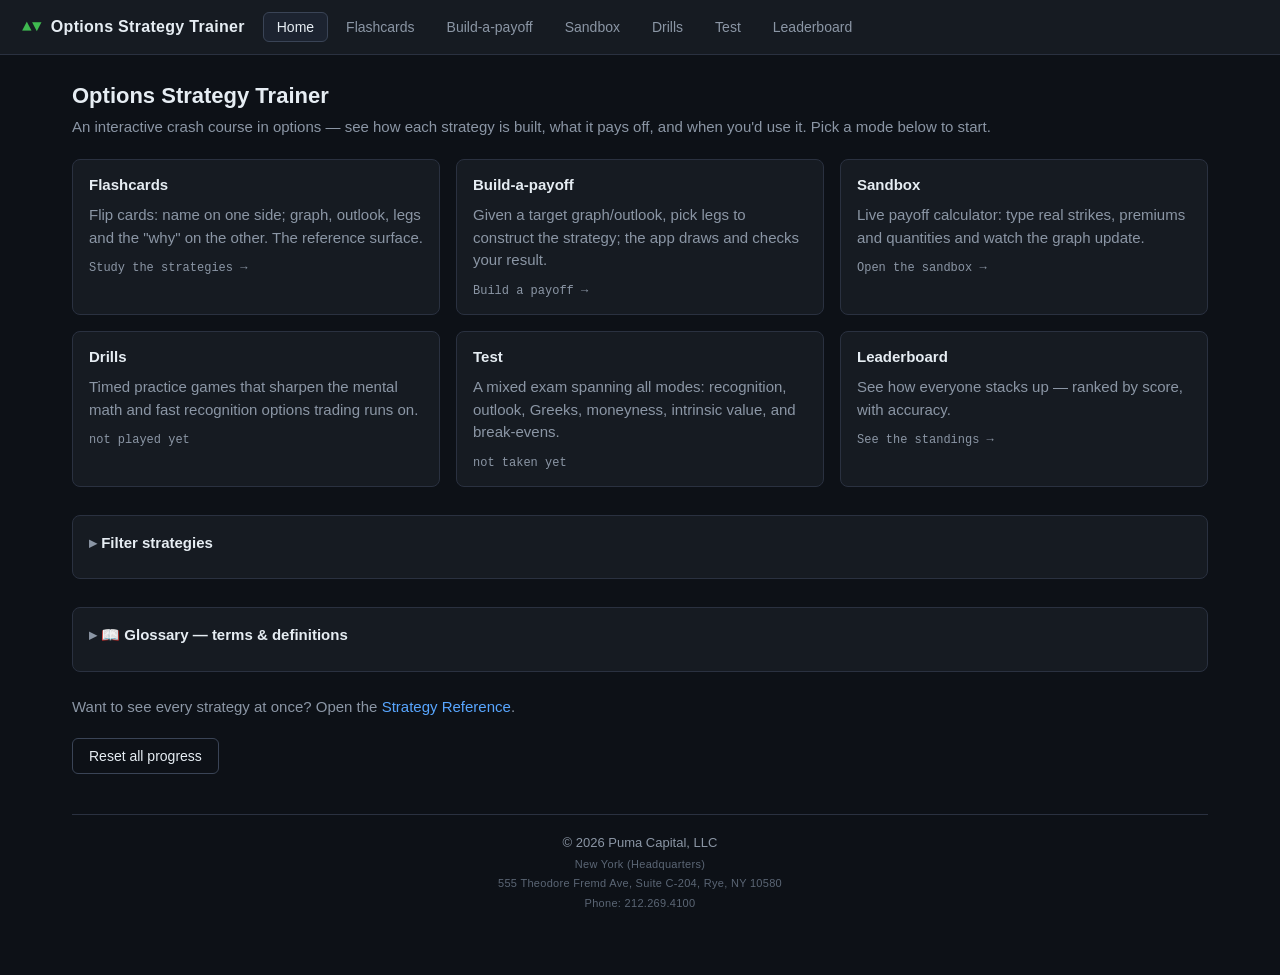
<file: index.html>
<!DOCTYPE html>
<html lang="en">
<head>
  <meta charset="UTF-8" />
  <meta name="viewport" content="width=device-width, initial-scale=1.0" />
  <title>Options Strategy Trainer</title>
  <link rel="stylesheet" href="css/styles.css?v=44" />
</head>
<body>
  <div class="topbar">
    <div class="brand"><span class="tick">▲▼</span> Options Strategy Trainer</div>
    <nav id="nav"></nav>
    <span class="spacer"></span>
  </div>

  <div class="wrap">
    <div id="view"></div>
  </div>

  <!-- engine + data  (?v= bumped each deploy to bust the CDN/browser cache) -->
  <script src="js/payoff.js?v=44"></script>
  <script src="js/strategies.js?v=44"></script>
  <script src="js/greeks.js?v=44"></script>
  <script src="js/storage.js?v=44"></script>
  <!-- leaderboard: public Supabase config + fetch-based client (no SDK/CDN) -->
  <script src="js/config.js?v=44"></script>
  <script src="js/leaderboard.js?v=44"></script>
  <!-- shell -->
  <script src="js/app.js?v=44"></script>
  <!-- modes: registerMode call order sets the top-nav order (Home is prepended).
       match, memory, greeks & outlook don't register; they feed the Drills tab
       (match/memory as its cards, greeks/outlook via DrillBank), so they load
       first (before drills.js) but stay out of the nav. -->
  <script src="js/modes/match.js?v=44"></script>
  <script src="js/modes/memory.js?v=44"></script>
  <script src="js/modes/greeks.js?v=44"></script>
  <script src="js/modes/outlook.js?v=44"></script>
  <script src="js/modes/flashcards.js?v=44"></script>
  <script src="js/modes/build.js?v=44"></script>
  <script src="js/modes/sandbox.js?v=44"></script>
  <script src="js/modes/drills.js?v=44"></script>
  <script src="js/modes/test.js?v=44"></script>
  <script src="js/modes/leaderboard.js?v=44"></script>
  <!-- boot -->
  <script>window.addEventListener('DOMContentLoaded', function () { App.boot(); });</script>
</body>
</html>
</file>
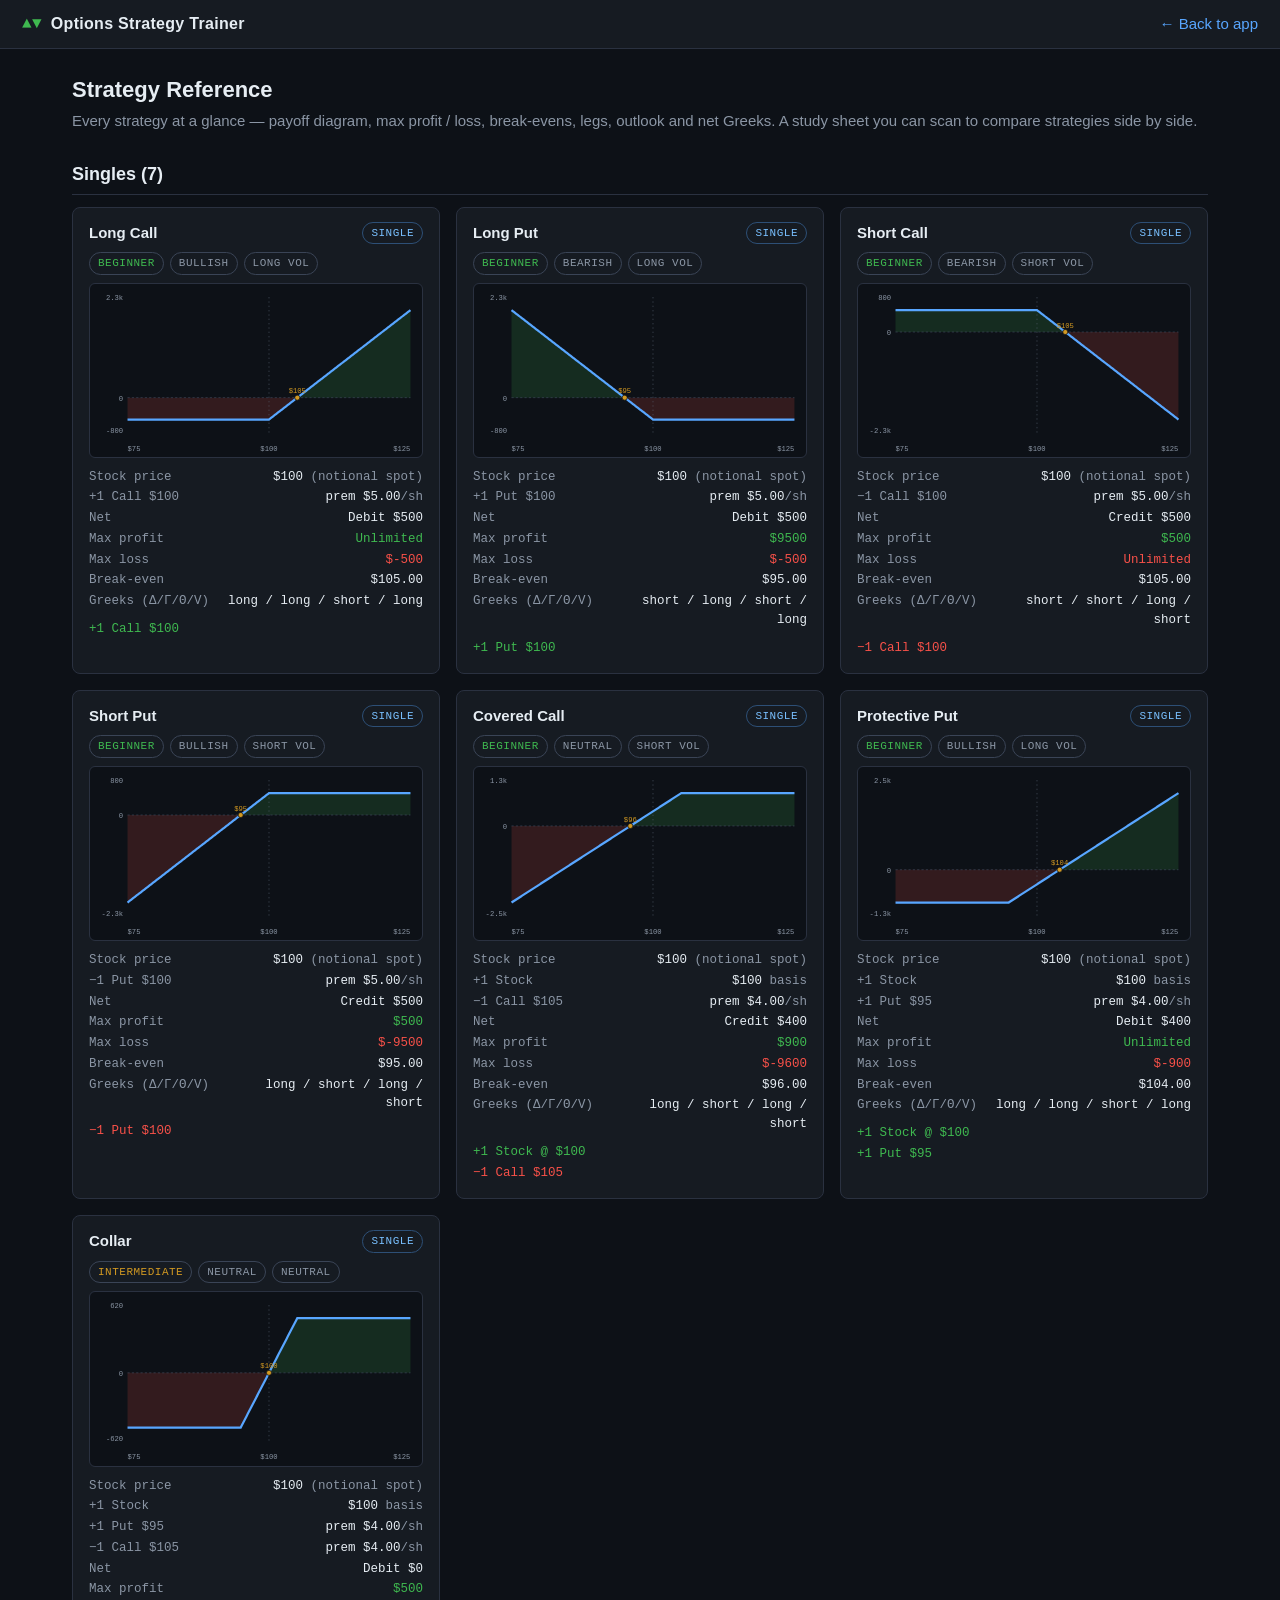
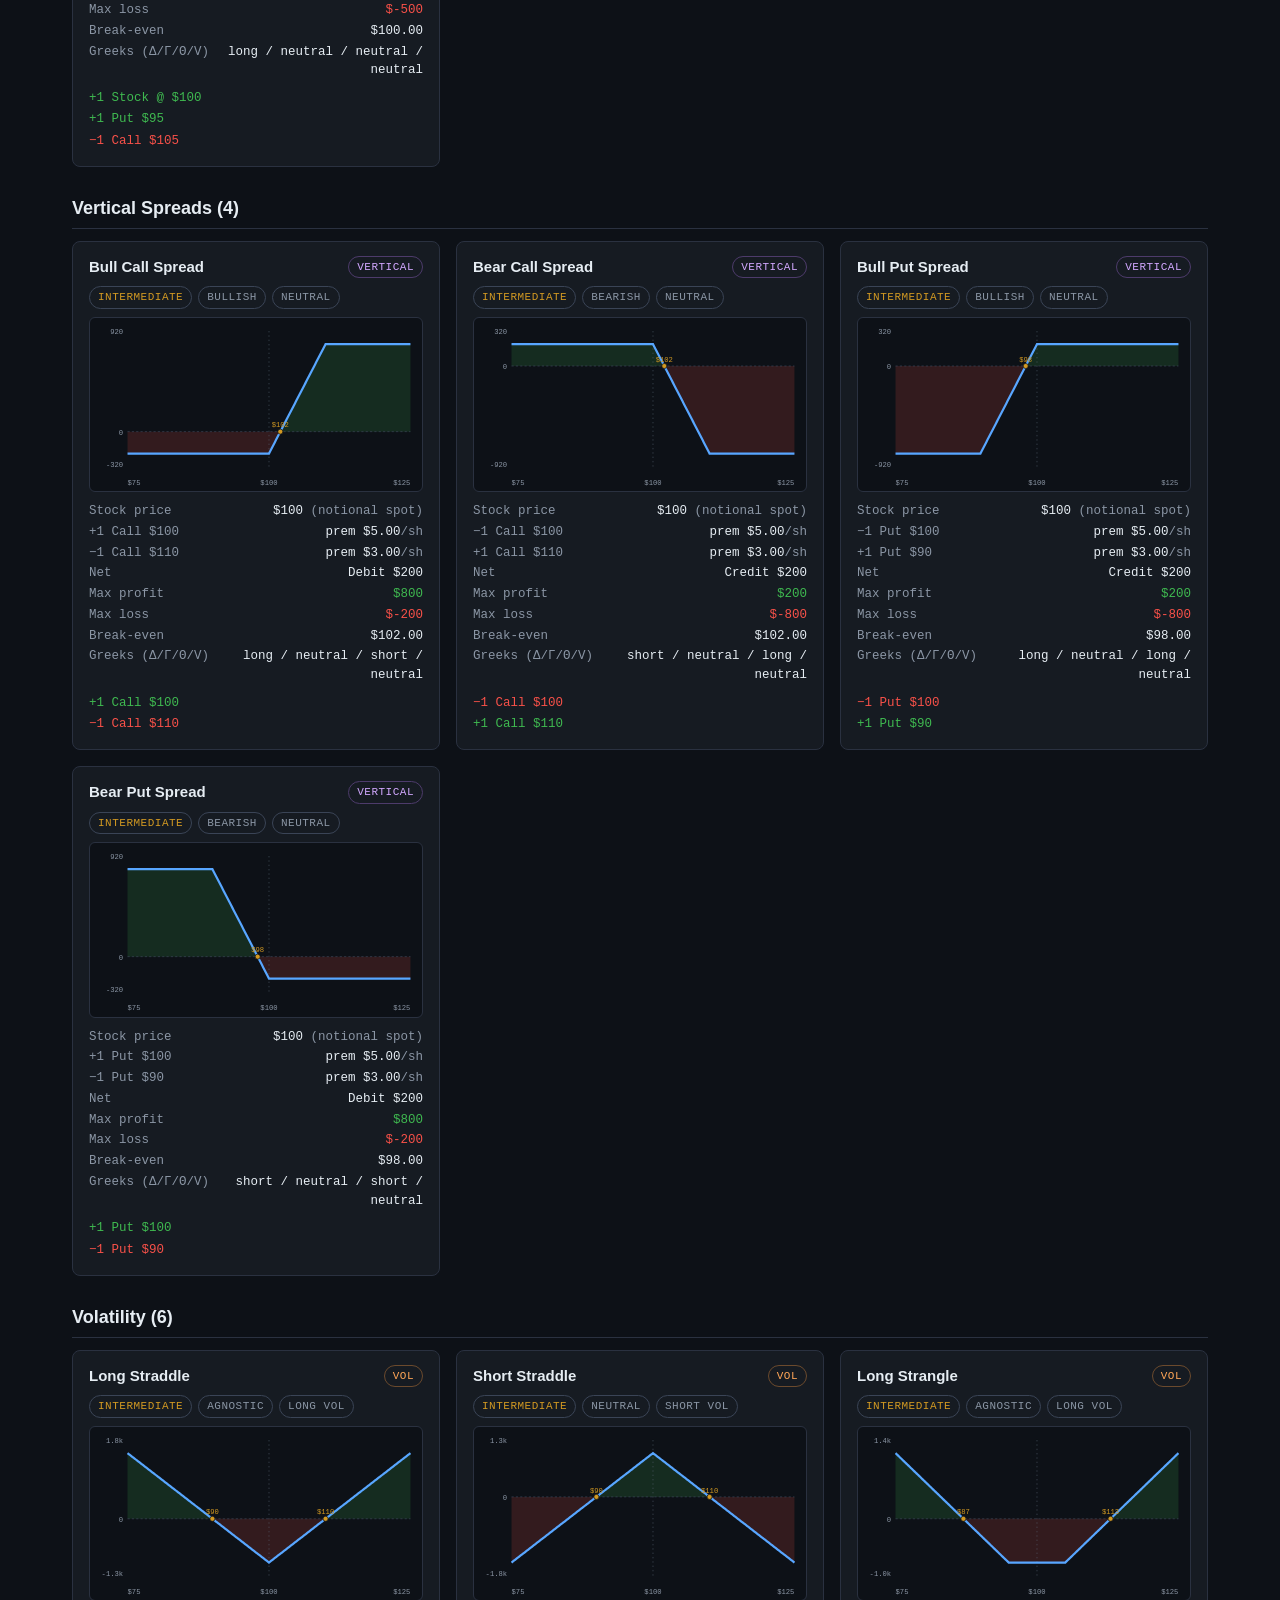
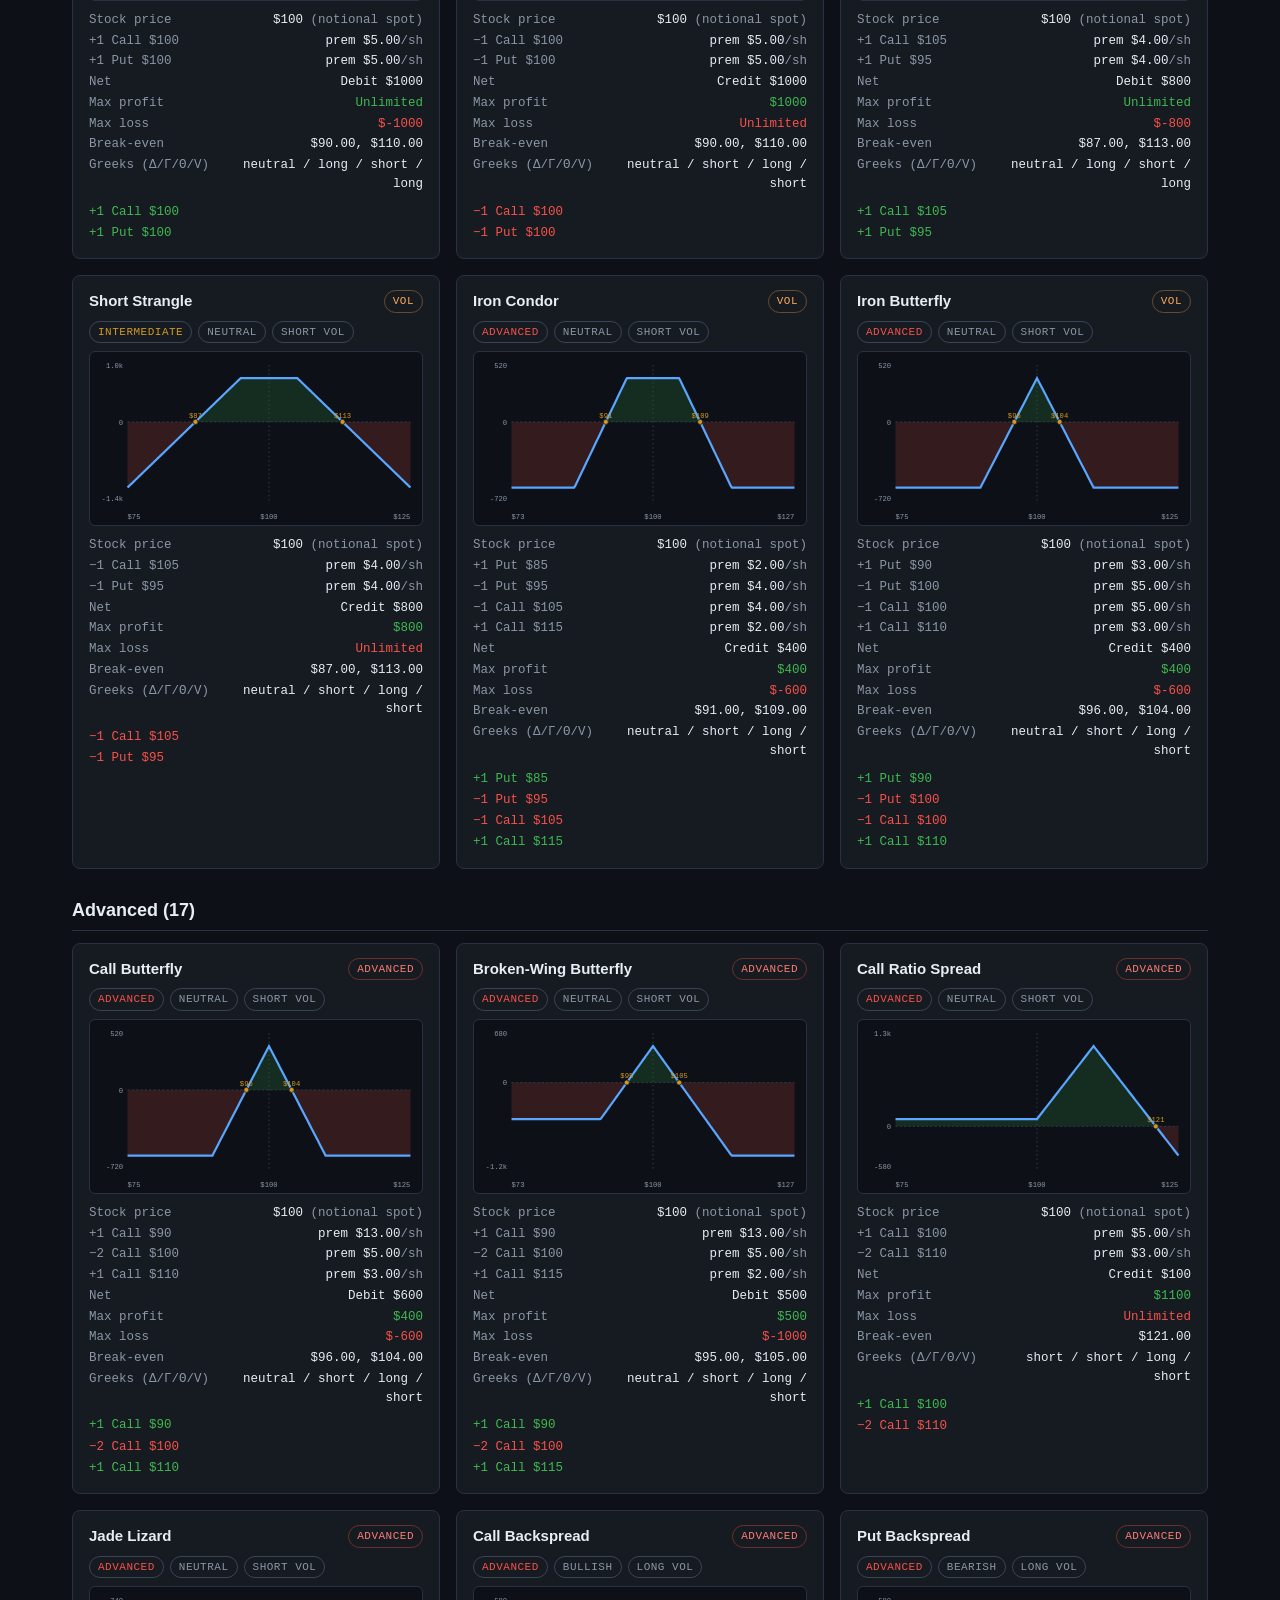
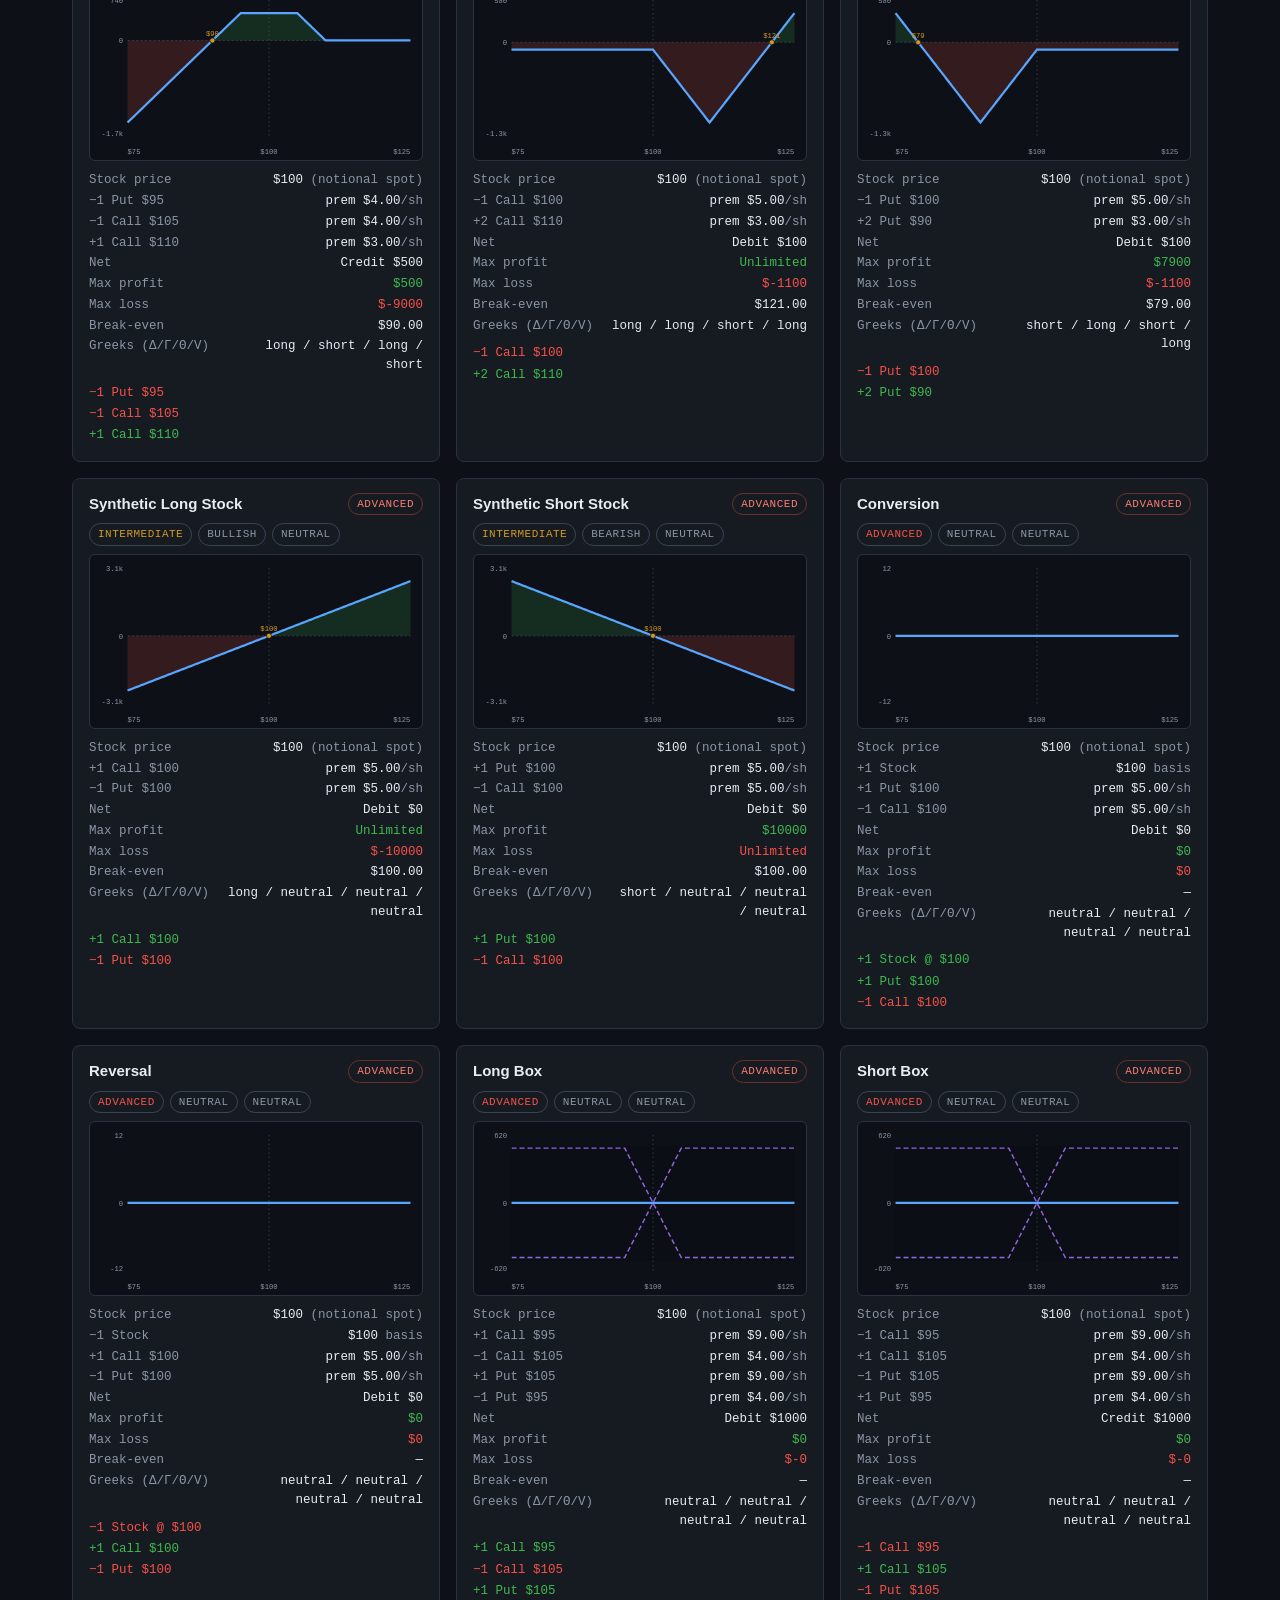
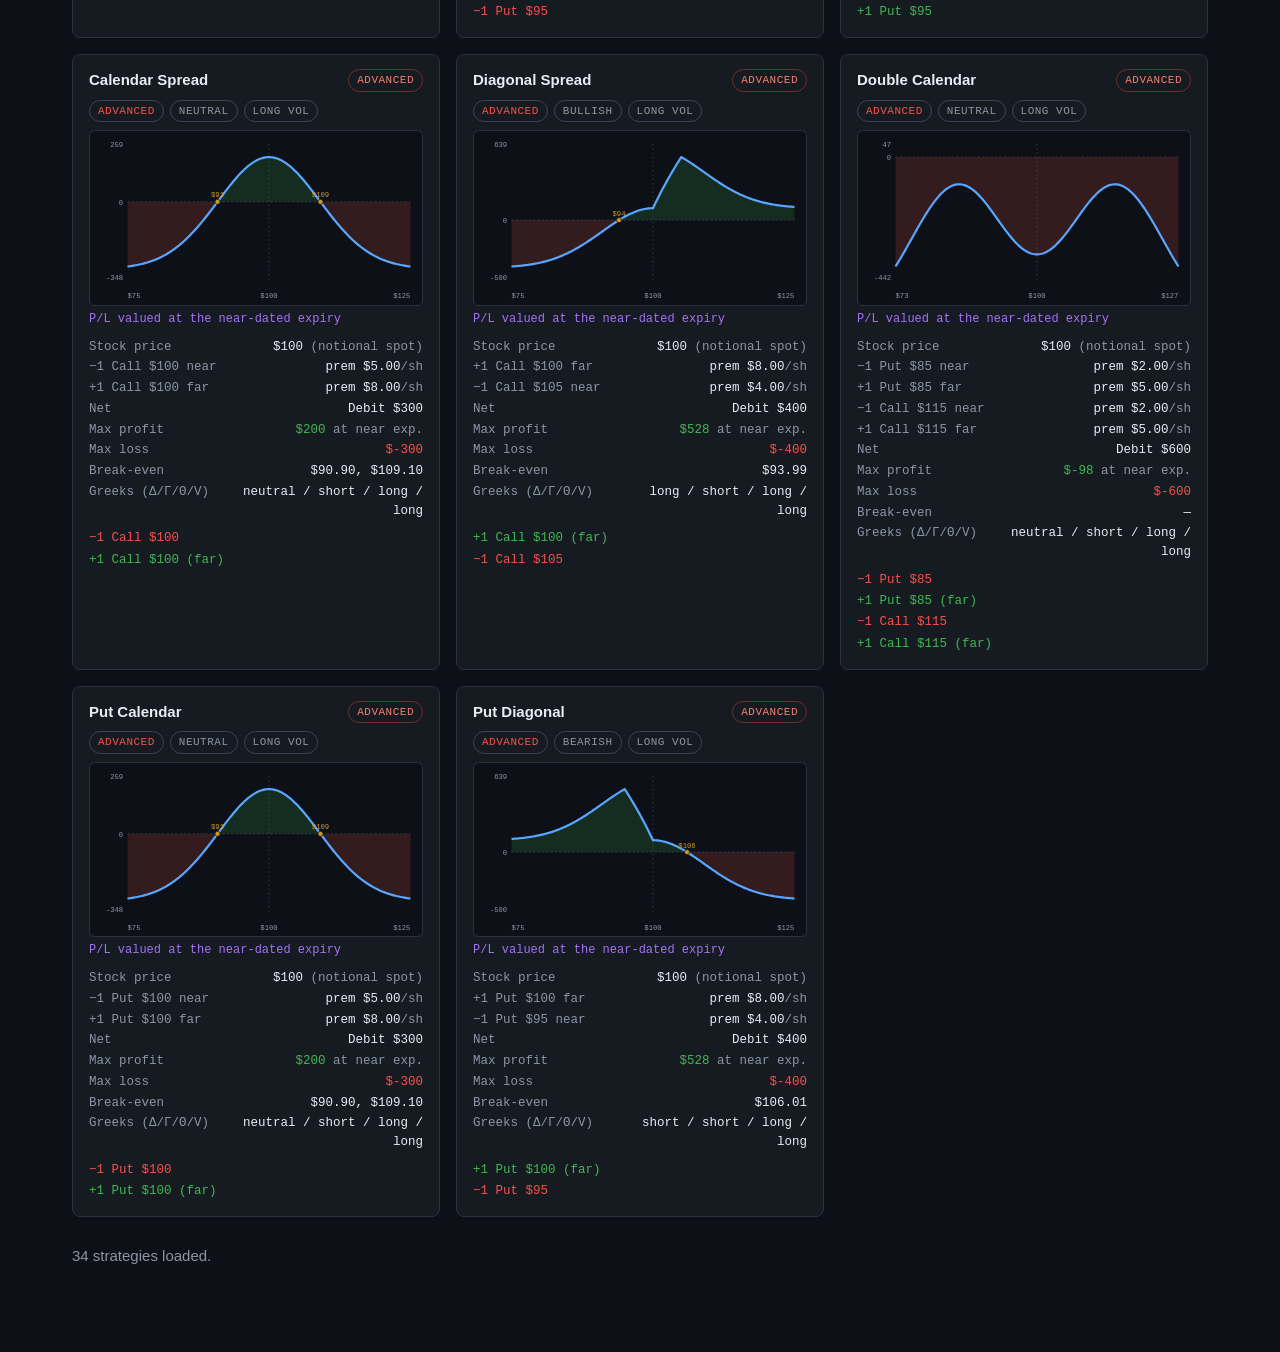
<file: gallery.html>
<!DOCTYPE html>
<html lang="en">
<head>
  <meta charset="UTF-8" />
  <meta name="viewport" content="width=device-width, initial-scale=1.0" />
  <title>Strategy Reference · Options Strategy Trainer</title>
  <link rel="stylesheet" href="css/styles.css?v=44" />
</head>
<body>
  <div class="topbar">
    <div class="brand"><span class="tick">▲▼</span> Options Strategy Trainer</div>
    <span class="spacer"></span>
    <a href="index.html">← Back to app</a>
  </div>

  <div class="wrap">
    <h1>Strategy Reference</h1>
    <p class="sub">Every strategy at a glance — payoff diagram, max profit / loss, break-evens, legs, outlook and net Greeks.
       A study sheet you can scan to compare strategies side by side.</p>
    <div id="gallery"></div>
  </div>

  <script src="js/payoff.js?v=44"></script>
  <script src="js/strategies.js?v=44"></script>
  <script>
    (function () {
      var SPOT = Payoff.SPOT;
      var CATS = StrategyLib.CATEGORIES;
      var LABELS = StrategyLib.CATEGORY_LABELS;
      var root = document.getElementById('gallery');

      function legStr(leg) {
        var sign = leg.action === 'buy' ? '+' : '−';
        var cls = leg.action === 'buy' ? 'buy' : 'sell';
        var qty = leg.qty || 1;
        if (leg.type === 'stock') {
          return '<span class="' + cls + '">' + sign + qty + ' Stock @ $' + SPOT + '</span>';
        }
        var k = SPOT + (leg.strike || 0);
        var typ = leg.type === 'call' ? 'Call' : 'Put';
        var exp = leg.expiry === 'far' ? ' (far)' : '';
        return '<span class="' + cls + '">' + sign + qty + ' ' + typ + ' $' + k + exp + '</span>';
      }

      function card(s) {
        var d = document.createElement('div');
        d.className = 'card';

        var tierCls = s.tier === 'Beginner' ? 'beginner' : (s.tier === 'Intermediate' ? 'intermediate' : 'advanced-tier');
        var head = '<div class="card-head"><span class="name">' + s.name + '</span>' +
                   '<span class="pill ' + s.category + '">' + s.category + '</span></div>' +
                   '<div class="tags">' +
                     '<span class="pill ' + tierCls + '">' + s.tier + '</span>' +
                     '<span class="pill">' + s.priceOutlook + '</span>' +
                     '<span class="pill">' + s.volOutlook + '</span>' +
                   '</div>';
        d.innerHTML = head;

        d.appendChild(Payoff.renderStrategy(s, { width: 460, height: 240 }));
        if (s.timeBased) {
          var cap = document.createElement('div');
          cap.className = 'tag-line';
          cap.style.cssText = 'margin-top:4px;color:#a371f7';
          cap.textContent = 'P/L valued at the near-dated expiry';
          d.appendChild(cap);
        }

        var g = s.greeks;
        var metrics = document.createElement('div');
        metrics.className = 'metrics';
        metrics.innerHTML = Payoff.metricsTableFor(s) +
          '<span class="k">Greeks (Δ/Γ/Θ/V)</span><span class="v">' +
              g.delta + ' / ' + g.gamma + ' / ' + g.theta + ' / ' + g.vega + '</span>';
        d.appendChild(metrics);

        var legs = document.createElement('div');
        legs.className = 'legs';
        legs.innerHTML = s.legs.map(legStr).join('<br>');
        d.appendChild(legs);

        return d;
      }

      CATS.forEach(function (cat) {
        var items = StrategyLib.all().filter(function (s) { return s.category === cat; });
        if (!items.length) return;
        var h = document.createElement('h2');
        h.textContent = LABELS[cat] + '  (' + items.length + ')';
        root.appendChild(h);
        var grid = document.createElement('div');
        grid.className = 'grid';
        items.forEach(function (s) { grid.appendChild(card(s)); });
        root.appendChild(grid);
      });

      var total = document.createElement('p');
      total.className = 'sub';
      total.style.marginTop = '28px';
      total.textContent = StrategyLib.all().length + ' strategies loaded.';
      root.appendChild(total);
    })();
  </script>
</body>
</html>
</file>
<file: css/styles.css>
/* ============================================================
 * styles.css — clean trading-desk dark theme
 * Monospace numbers, green profit / red loss accents.
 * ============================================================ */

:root {
  --bg:        #0d1117;
  --bg-2:      #161b22;
  --bg-3:      #1c2330;
  --panel:     #161b22;
  --border:    #2a3140;
  --border-2:  #3a4456;
  --text:      #e6edf3;
  --text-dim:  #8b96a5;
  --text-mute: #5b6675;

  --green:     #3fb950;
  --green-dim: rgba(63, 185, 80, 0.16);
  --red:       #f85149;
  --red-dim:   rgba(248, 81, 73, 0.16);
  --accent:    #58a6ff;
  --accent-dim:rgba(88, 166, 255, 0.14);
  --gold:      #d29922;

  --mono: "SF Mono", "JetBrains Mono", "Cascadia Code", "Consolas", ui-monospace, monospace;
  --sans: -apple-system, "Segoe UI", Roboto, Helvetica, Arial, sans-serif;

  --radius: 8px;
  --shadow: 0 4px 18px rgba(0,0,0,0.4);
}

* { box-sizing: border-box; }

html, body {
  margin: 0;
  padding: 0;
  background: var(--bg);
  color: var(--text);
  font-family: var(--sans);
  font-size: 15px;
  line-height: 1.5;
  -webkit-font-smoothing: antialiased;
}

.mono, .num { font-family: var(--mono); }
.profit { color: var(--green); }
.loss   { color: var(--red); }
.dim    { color: var(--text-dim); }

a { color: var(--accent); text-decoration: none; }
a:hover { text-decoration: underline; }

/* ---------------- Top bar / nav ---------------- */
.topbar {
  display: flex;
  align-items: center;
  gap: 18px;
  padding: 12px 22px;
  background: var(--bg-2);
  border-bottom: 1px solid var(--border);
  position: sticky;
  top: 0;
  z-index: 50;
}
.topbar .brand {
  font-weight: 700;
  letter-spacing: 0.3px;
  font-size: 16px;
  display: flex;
  align-items: center;
  gap: 9px;
}
.topbar .brand .tick { color: var(--green); font-family: var(--mono); }
.topbar nav { display: flex; gap: 4px; flex-wrap: wrap; }
.topbar nav button {
  background: transparent;
  border: 1px solid transparent;
  color: var(--text-dim);
  padding: 6px 13px;
  border-radius: 6px;
  font-size: 14px;
  cursor: pointer;
  font-family: var(--sans);
}
.topbar nav button:hover { color: var(--text); background: var(--bg-3); }
.topbar nav button.active {
  color: var(--text);
  background: var(--bg-3);
  border-color: var(--border-2);
}
.topbar .spacer { flex: 1; }

/* ---------------- Layout ---------------- */
.wrap { max-width: 1180px; margin: 0 auto; padding: 24px 22px 64px; }
h1 { font-size: 22px; margin: 0 0 4px; }
h2 { font-size: 18px; margin: 28px 0 12px; border-bottom: 1px solid var(--border); padding-bottom: 6px; }
.sub { color: var(--text-dim); margin: 0 0 20px; }

/* ---------------- Buttons / controls ---------------- */
.btn {
  background: var(--bg-3);
  border: 1px solid var(--border-2);
  color: var(--text);
  padding: 9px 16px;
  border-radius: 6px;
  font-size: 14px;
  cursor: pointer;
  font-family: var(--sans);
}
.btn:hover { border-color: var(--accent); }
.btn.primary { background: var(--accent); border-color: var(--accent); color: #0d1117; font-weight: 600; }
.btn.primary:hover { filter: brightness(1.08); }
.btn:disabled { opacity: 0.45; cursor: not-allowed; }
.btn.ghost { background: transparent; }

.pill {
  display: inline-block;
  font-family: var(--mono);
  font-size: 11px;
  text-transform: uppercase;
  letter-spacing: 0.5px;
  padding: 2px 8px;
  border-radius: 999px;
  border: 1px solid var(--border-2);
  color: var(--text-dim);
}
.pill.single   { color: #79c0ff; border-color: #2d4f76; }
.pill.vertical { color: #d2a8ff; border-color: #4d3b6b; }
.pill.vol      { color: #ffa657; border-color: #6b4a2d; }
.pill.advanced { color: #ff7b72; border-color: #6b2f2c; }
.pill.beginner    { color: var(--green); }
.pill.intermediate{ color: var(--gold); }
.pill.advanced-tier { color: var(--red); }

/* ---------------- Cards ---------------- */
.grid {
  display: grid;
  grid-template-columns: repeat(auto-fill, minmax(320px, 1fr));
  gap: 16px;
}
.card {
  background: var(--panel);
  border: 1px solid var(--border);
  border-radius: var(--radius);
  padding: 14px 16px;
}
.card .card-head {
  display: flex;
  align-items: center;
  justify-content: space-between;
  gap: 8px;
  margin-bottom: 8px;
}
.card .card-head .name { font-weight: 650; font-size: 15px; }
.card .tags { display: flex; gap: 6px; flex-wrap: wrap; margin-bottom: 8px; }

/* ---------------- Payoff SVG ---------------- */
.payoff-svg {
  width: 100%;
  height: auto;
  display: block;
  background: var(--bg);
  border: 1px solid var(--border);
  border-radius: 6px;
}
.payoff-svg.payoff-mini { border: none; background: transparent; }

.payoff-line   { fill: none; stroke: var(--accent); stroke-width: 2.2; vector-effect: non-scaling-stroke; }
.payoff-component { fill: none; stroke: #a371f7; stroke-width: 1.4; stroke-dasharray: 5 3; opacity: 0.9; vector-effect: non-scaling-stroke; }
.payoff-mini .payoff-component { stroke-width: 1.1; opacity: 0.8; }
.zero-line     { stroke: var(--border-2); stroke-width: 1; stroke-dasharray: 3 3; }
.spot-line     { stroke: var(--text-mute); stroke-width: 1; stroke-dasharray: 2 4; opacity: 0.7; }
.pl-profit-fill{ fill: var(--green-dim); stroke: none; }
.pl-loss-fill  { fill: var(--red-dim); stroke: none; }
.be-dot        { fill: var(--gold); stroke: var(--bg); stroke-width: 1; }
.be-label      { fill: var(--gold); font-family: var(--mono); font-size: 10px; text-anchor: middle; }
.axis-label    { fill: var(--text-dim); font-family: var(--mono); font-size: 10px; }
.axis-label.y  { text-anchor: end; }
.axis-label.x.start { text-anchor: start; }
.axis-label.x.mid   { text-anchor: middle; }
.axis-label.x.end   { text-anchor: end; }

/* ---------------- Metrics table ---------------- */
.metrics {
  display: grid;
  grid-template-columns: auto 1fr;
  gap: 2px 12px;
  font-family: var(--mono);
  font-size: 12.5px;
  margin-top: 10px;
}
.metrics .k { color: var(--text-dim); }
.metrics .v { text-align: right; }

.legs {
  font-family: var(--mono);
  font-size: 12.5px;
  color: var(--text-dim);
  margin-top: 8px;
  line-height: 1.7;
}
.legs .buy  { color: var(--green); }
.legs .sell { color: var(--red); }

/* ---------------- Utility ---------------- */
.row { display: flex; gap: 12px; align-items: center; flex-wrap: wrap; }
.muted-box {
  background: var(--bg-2);
  border: 1px solid var(--border);
  border-radius: var(--radius);
  padding: 16px;
}
.tag-line { font-family: var(--mono); font-size: 12px; color: var(--text-dim); }

.home-footer {
  margin-top: 40px;
  padding-top: 18px;
  border-top: 1px solid var(--border);
  text-align: center;
  color: var(--text-dim);
  font-size: 13px;
}
.home-footer-sub { color: var(--text-mute); font-size: 11px; margin-top: 3px; letter-spacing: 0.3px; }

/* ---------------- Match mode ---------------- */
.hud .hud-stat {
  background: var(--bg-2);
  border: 1px solid var(--border);
  border-radius: 6px;
  padding: 6px 12px;
  font-size: 14px;
}
.hud .hud-stat .mono { font-size: 15px; font-weight: 600; }

.match-board {
  display: grid;
  grid-template-columns: repeat(auto-fill, minmax(170px, 1fr));
  gap: 12px;
}
.match-board.paused .tile { visibility: hidden; }
.paused-msg {
  background: var(--bg-3);
  border: 1px dashed var(--border-2);
  border-radius: var(--radius);
  padding: 18px;
  text-align: center;
  color: var(--gold);
  font-family: var(--mono);
  margin-bottom: 12px;
}
.tile {
  background: var(--panel);
  border: 1px solid var(--border-2);
  border-radius: var(--radius);
  padding: 12px;
  min-height: 92px;
  display: flex;
  align-items: center;
  justify-content: center;
  text-align: center;
  cursor: grab;
  user-select: none;
  transition: transform 0.12s, box-shadow 0.12s, opacity 0.3s, border-color 0.12s, background 0.12s;
}
.tile:hover { border-color: var(--accent); }
.tile:active { cursor: grabbing; }
.tile.dragging { opacity: 0.5; }
.tile.drop-hover { border-color: var(--accent); background: var(--accent-dim); }
.tile.selected { border-color: var(--accent); box-shadow: 0 0 0 2px var(--accent-dim); background: var(--accent-dim); }
.tile.wrong { border-color: var(--red); background: var(--red-dim); animation: shake 0.36s; }
.tile.matched { opacity: 0; transform: scale(0.85); pointer-events: none; }

@keyframes shake {
  0%,100% { transform: translateX(0); }
  25% { transform: translateX(-5px); }
  75% { transform: translateX(5px); }
}

.tile-name { font-weight: 650; font-size: 15px; }
.tile-legs { font-family: var(--mono); font-size: 13px; line-height: 1.8; }
.tile-legs .buy { color: var(--green); }
.tile-legs .sell { color: var(--red); }
.tile-outlook { font-size: 13px; line-height: 1.5; }
.tile-graph { width: 100%; }
.tile-graph .payoff-svg { height: 90px; }

select.btn { padding-right: 8px; }
select option { background: var(--bg-2); color: var(--text); }
.pairs-input { width: 64px; margin-top: 0; height: 40px; box-sizing: border-box; padding: 0 9px; font-size: 14px; text-align: center; }
/* wrapper that vertically centers its control so toolbar box middles align */
.ctl { display: inline-flex; align-items: center; gap: 6px; }

/* toolbar: every control (selects, number input, button) shares one height,
   contents vertically centered, so all box middles line up on one row. */
.toolbar { align-items: center; }
.toolbar .btn,
.toolbar select.btn,
.toolbar .pairs-input {
  height: 40px;
  box-sizing: border-box;
  padding-top: 0;
  padding-bottom: 0;
  display: inline-flex;
  align-items: center;
  margin: 0;
}
.toolbar .btn { justify-content: center; }

/* ---------------- Memory match (concentration) ---------------- */
.mem-tile { position: relative; cursor: pointer; }
.mem-tile .mem-back {
  position: absolute; inset: 0;
  display: flex; align-items: center; justify-content: center;
  font-family: var(--mono); font-size: 26px; font-weight: 700; color: var(--accent);
  background: var(--bg-3); border-radius: var(--radius);
  opacity: 0; transition: opacity 0.18s;
}
.mem-tile .mem-inner { transition: opacity 0.18s; }
.mem-tile.down .mem-back { opacity: 1; }
.mem-tile.down .mem-inner { opacity: 0; }
.mem-tile.down { border-color: var(--border-2); }
.mem-tile.down:hover { border-color: var(--accent); }
.mem-tile.matched { opacity: 0.45; border-color: var(--green); pointer-events: none; }
.mem-tile.matched .mem-back { opacity: 0; }

/* ---------------- Flashcards ---------------- */
.fc-stage { perspective: 1800px; display: flex; justify-content: center; }
.flashcard {
  position: relative;
  width: 100%;
  max-width: 860px;
  min-height: 580px;
  cursor: pointer;
  transform-style: preserve-3d;
  transition: transform 0.5s cubic-bezier(0.4, 0.2, 0.2, 1);
}
.flashcard.flipped { transform: rotateY(180deg); }
.fc-face {
  position: absolute;
  inset: 0;
  backface-visibility: hidden;
  -webkit-backface-visibility: hidden;
  background: var(--panel);
  border: 1px solid var(--border-2);
  border-radius: 12px;
  box-shadow: var(--shadow);
  padding: 26px;
}
.fc-back { transform: rotateY(180deg); }
.fc-name-content {
  display: flex;
  flex-direction: column;
  align-items: center;
  justify-content: center;
  gap: 18px;
  height: 100%;
}
.fc-detail-content { height: 100%; }
.fc-bigname { font-size: 40px; font-weight: 700; text-align: center; letter-spacing: 0.3px; }
.fc-back-grid { display: grid; grid-template-columns: 1fr 1fr; gap: 26px; align-content: start; }
.fc-name-sm { font-size: 18px; font-weight: 650; margin-bottom: 10px; }
.fc-section-label {
  font-family: var(--mono);
  font-size: 11px;
  text-transform: uppercase;
  letter-spacing: 0.6px;
  color: var(--text-mute);
  margin: 14px 0 6px;
}
.fc-why { margin: 0; font-size: 14px; line-height: 1.6; color: var(--text); }
.fc-greeks { display: flex; flex-direction: column; gap: 4px; }
.fc-greek { display: grid; grid-template-columns: 76px 64px 1fr; gap: 8px; align-items: baseline; font-size: 13px; }
.fc-greek-name { font-family: var(--mono); color: var(--text-dim); }
.fc-greek-sign { font-family: var(--mono); font-weight: 600; }
.fc-greek-mean { font-size: 12px; }
.sign-long { color: var(--green); }
.sign-short { color: var(--red); }
.sign-neutral { color: var(--text-dim); }

@media (max-width: 640px) {
  .fc-back-grid { grid-template-columns: 1fr; }
  .flashcard { min-height: 880px; }
  .fc-bigname { font-size: 32px; }
}

/* ---------------- Test mode ---------------- */
.progress { height: 6px; background: var(--bg-3); border-radius: 999px; overflow: hidden; }
.progress-fill { height: 100%; background: var(--accent); transition: width 0.25s; }
.q-prompt { font-size: 17px; font-weight: 600; margin-bottom: 12px; }
.q-node { margin: 12px 0; display: flex; justify-content: center; }
.q-node .payoff-svg { max-width: 440px; }
.q-legs { font-size: 15px; line-height: 2; text-align: center; }
.q-options { display: flex; flex-direction: column; gap: 8px; margin-top: 6px; }
.q-opt {
  text-align: left;
  background: var(--bg-3);
  border: 1px solid var(--border-2);
  color: var(--text);
  padding: 11px 14px;
  border-radius: 6px;
  cursor: pointer;
  font-size: 14.5px;
  font-family: var(--sans);
}
.q-opt:hover { border-color: var(--accent); }
.q-opt.chosen { border-color: var(--accent); background: var(--accent-dim); font-weight: 600; }
.q-input {
  width: 100%;
  background: var(--bg);
  border: 1px solid var(--border-2);
  color: var(--text);
  padding: 12px 14px;
  border-radius: 6px;
  font-size: 16px;
  font-family: var(--mono);
  margin-top: 6px;
}
.q-input:focus { outline: none; border-color: var(--accent); }
.review-row { display: grid; grid-template-columns: 18px 1fr auto; gap: 10px; padding: 5px 0; border-top: 1px solid var(--border); font-size: 13px; align-items: baseline; }
.review-a { font-family: var(--mono); text-align: right; }
.review-why { font-size: 12.5px; color: var(--text-dim); padding: 2px 0 8px 28px; line-height: 1.55; }

/* ---------------- Build-a-payoff ---------------- */
.build-cols { display: grid; grid-template-columns: 1fr 1fr; gap: 16px; align-items: start; }
@media (max-width: 760px) { .build-cols { grid-template-columns: 1fr; } }
.leg-adder { display: flex; flex-wrap: wrap; gap: 8px; align-items: center; margin: 10px 0 14px; }
.leg-adder select.btn { padding: 7px 9px; }
.leg-list { display: flex; flex-direction: column; gap: 6px; margin-bottom: 14px; }
.leg-chip {
  display: flex; align-items: center; justify-content: space-between;
  background: var(--bg-3); border: 1px solid var(--border); border-radius: 6px;
  padding: 6px 10px; font-family: var(--mono); font-size: 13px;
}
.leg-chip .buy { color: var(--green); }
.leg-chip .sell { color: var(--red); }
.leg-x { background: none; border: none; color: var(--text-mute); font-size: 18px; cursor: pointer; line-height: 1; padding: 0 4px; }
.leg-x:hover { color: var(--red); }
.feedback { padding: 10px 12px; border-radius: 6px; font-size: 14px; }
.feedback.ok { background: var(--green-dim); border: 1px solid var(--green); color: var(--green); }
.feedback.no { background: var(--red-dim); border: 1px solid var(--red); color: var(--red); }

/* ---------------- Greeks mini-game ---------------- */
.greek-profile-prompt {
  font-size: 16px; color: var(--text);
  background: var(--bg); border: 1px solid var(--border-2);
  border-radius: 6px; padding: 10px 14px; margin-bottom: 12px; text-align: center;
}
.q-opt.opt-correct { border-color: var(--green); background: var(--green-dim); color: var(--green); font-weight: 600; }
.q-opt.opt-wrong { border-color: var(--red); background: var(--red-dim); color: var(--red); }
.q-opt:disabled { cursor: default; opacity: 1; }

/* ---------------- Sandbox ---------------- */
.sandbox-field { display: inline-flex; flex-direction: column; gap: 3px; }
.sandbox-field .tag-line { font-size: 10px; min-height: 12px; }
/* All adder controls share one height so their middles line up when bottom-aligned. */
.leg-adder { align-items: flex-end; }
.sandbox-field > select,
.sandbox-field > input,
.sandbox-field > button {
  height: 38px;
  box-sizing: border-box;
  margin: 0;
}
.recognized {
  font-size: 15px; padding: 8px 12px; border-radius: 6px; margin-bottom: 10px;
  background: var(--bg-3); border: 1px solid var(--border);
}
.recognized.hit { border-color: var(--green); background: var(--green-dim); }
.recognized.hit strong { color: var(--green); }

/* ---------------- Glossary ---------------- */
.glossary {
  margin-top: 28px;
  background: var(--bg-2);
  border: 1px solid var(--border);
  border-radius: var(--radius);
  padding: 8px 16px 16px;
}
.glossary summary {
  cursor: pointer;
  font-weight: 650;
  padding: 8px 0;
  font-size: 15px;
  list-style: none;
}
.glossary summary::-webkit-details-marker { display: none; }
.glossary summary::before { content: '▸ '; color: var(--text-dim); }
.glossary[open] summary::before { content: '▾ '; }
.glossary-grid {
  display: grid;
  grid-template-columns: 200px 1fr;
  gap: 6px 16px;
  margin-bottom: 8px;
}
.gl-term { font-family: var(--mono); font-size: 13px; color: var(--accent); }
.gl-def { font-size: 13.5px; color: var(--text); }
@media (max-width: 560px) { .glossary-grid { grid-template-columns: 1fr; gap: 1px 0; } .gl-def { margin-bottom: 8px; } }

/* ---- leaderboard ---- */
.lb-table { padding: 8px 12px; }
.lb-row {
  display: grid;
  grid-template-columns: 40px 1fr 1fr 72px 58px 52px;
  gap: 8px;
  align-items: center;
  padding: 7px 4px;
  border-bottom: 1px solid var(--border);
}
.lb-row:last-child { border-bottom: none; }
.lb-head {
  font-size: 11px;
  text-transform: uppercase;
  letter-spacing: 0.04em;
  color: var(--text-dim);
  border-bottom: 1px solid var(--border-2);
}
.lb-me { background: var(--accent-dim); border-radius: var(--radius); }
.lb-rank { text-align: center; }
.lb-name { overflow: hidden; text-overflow: ellipsis; white-space: nowrap; }
.lb-firm { overflow: hidden; text-overflow: ellipsis; white-space: nowrap; font-size: 13px; }
.lb-detail, .lb-pct { text-align: right; font-size: 12px; }
.lb-score { text-align: right; font-weight: 600; color: var(--text); }
.lb-post .feedback { display: inline-block; }
.lb-head .lb-sortable { cursor: pointer; user-select: none; }
.lb-head .lb-sortable:hover { color: var(--text); }
.lb-head .lb-sort-active { color: var(--accent); }
.lb-link { color: var(--accent); cursor: pointer; }
.lb-link:hover { text-decoration: underline; }
.lb-idname { color: var(--text); font-weight: 600; }
@media (max-width: 560px) {
  .lb-row { grid-template-columns: 34px 1fr 1fr 60px 48px; }
  .lb-detail { display: none; }   /* drop Acc (correct/attempted); firm + Acc% stay */
}
</file>
